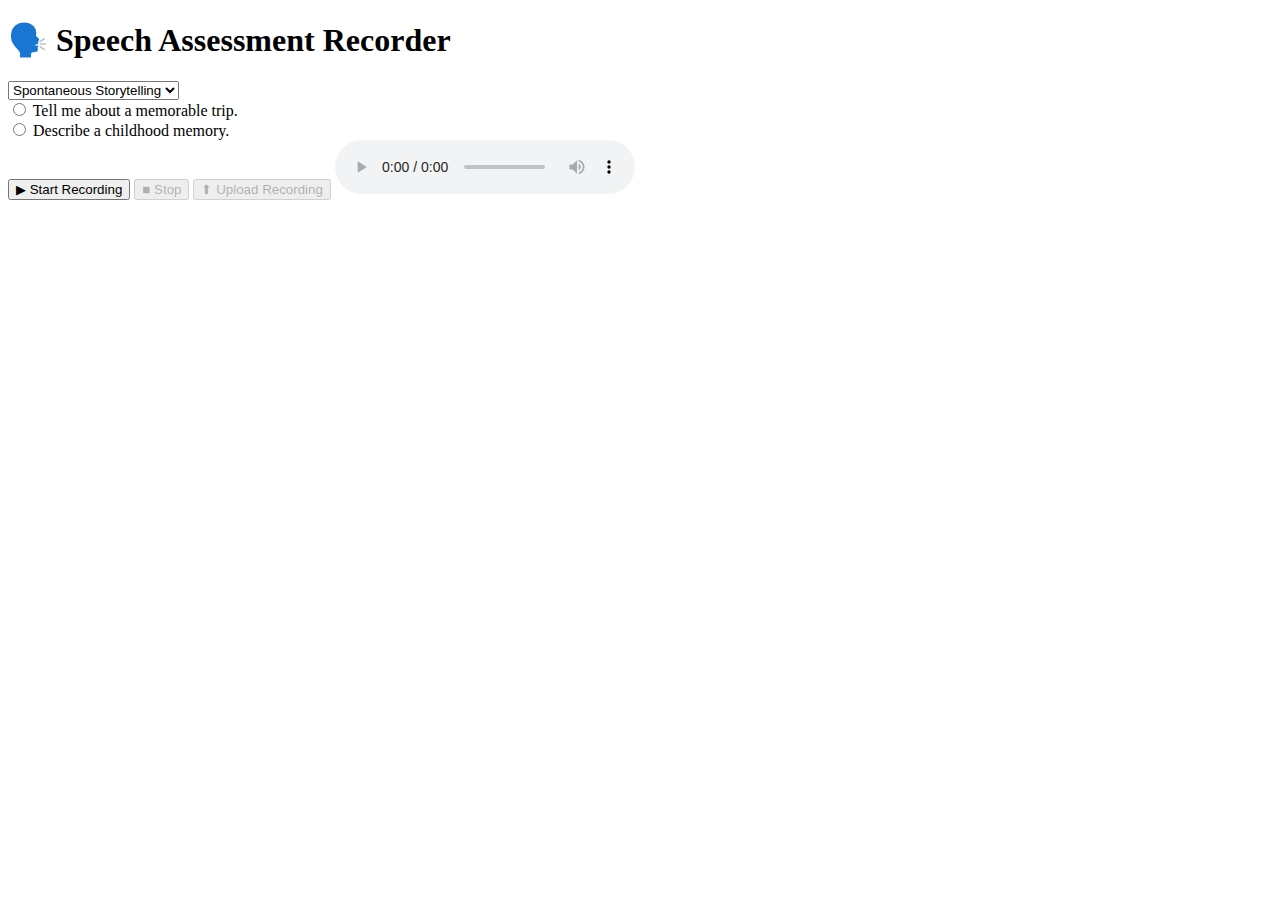
<file: Api/Voice-task/index.html>
<!DOCTYPE html>
<html lang="en">
<head>
  <meta charset="UTF-8">
  <title>Speech Assessment Recorder</title>
</head>
<body>
  <h1>🗣️ Speech Assessment Recorder</h1>
  <select id="assessment">
    <option value="Spontaneous Storytelling">Spontaneous Storytelling</option>
    <option value="Procedural Description">Procedural Description</option>
    <option value="Descriptive Task">Descriptive Task</option>
  </select>

  <form id="questionsForm">
    <label><input type="radio" name="question" value="Tell me about a memorable trip."> Tell me about a memorable trip.</label><br>
    <label><input type="radio" name="question" value="Describe a childhood memory."> Describe a childhood memory.</label>
  </form>

  <button id="startBtn">▶ Start Recording</button>
  <button id="stopBtn" disabled>■ Stop</button>
  <button id="saveBtn" disabled>⬆ Upload Recording</button>

  <audio id="player" controls></audio>

<script>
let mediaRecorder, chunks = [], filename="", selectedAssessment="", selectedQuestion="";

const startBtn = document.getElementById("startBtn");
const stopBtn = document.getElementById("stopBtn");
const saveBtn = document.getElementById("saveBtn");
const player = document.getElementById("player");
const assessmentEl = document.getElementById("assessment");
const form = document.getElementById("questionsForm");

startBtn.onclick = async () => {
  const stream = await navigator.mediaDevices.getUserMedia({ audio: true });
  mediaRecorder = new MediaRecorder(stream);
  chunks = [];

  selectedAssessment = assessmentEl.value;
  selectedQuestion = form.querySelector("input[name='question']:checked")?.value || "unspecified";

  mediaRecorder.ondataavailable = e => chunks.push(e.data);
  mediaRecorder.onstop = () => {
    const blob = new Blob(chunks, { type: "audio/webm" });
    player.src = URL.createObjectURL(blob);
    saveBtn.disabled = false;
  };

  mediaRecorder.start();
  startBtn.disabled = true;
  stopBtn.disabled = false;
};

stopBtn.onclick = () => {
  mediaRecorder.stop();
  startBtn.disabled = false;
  stopBtn.disabled = true;
};

saveBtn.onclick = async () => {
  const blob = new Blob(chunks, { type: "audio/webm" });
  const formData = new FormData();
  formData.append("file", blob, "temp.webm");
  formData.append("assessment", selectedAssessment);
  formData.append("question", selectedQuestion);

  const res = await fetch("/upload-audio", { method: "POST", body: formData });
  const data = await res.json();
  alert("✅ Saved at " + data.path);
};
</script>
</body>
</html>
</file>
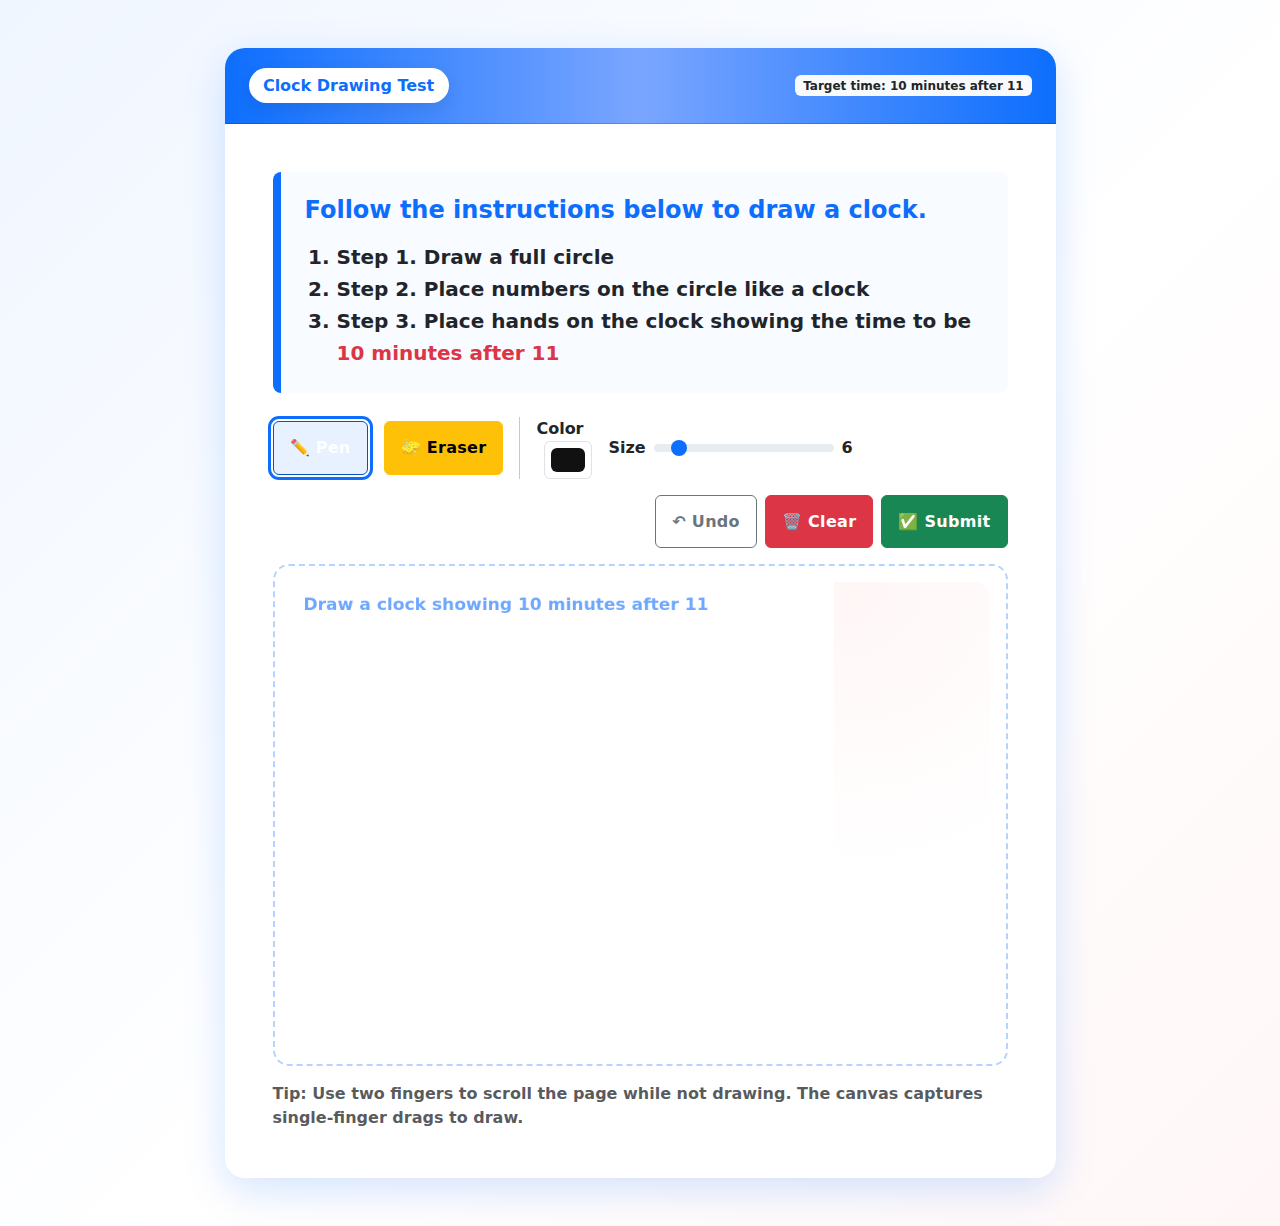
<file: Application/pages/cdt.html>
<!DOCTYPE html>
<html lang="en">

<head>
  <meta charset="utf-8" />
  <meta name="viewport" content="width=device-width, initial-scale=1" />
  <title>Clock Drawing Test – Quizzard Style</title>
  <!-- Bootstrap 5 -->
  <link href="https://cdn.jsdelivr.net/npm/bootstrap@5.3.3/dist/css/bootstrap.min.css" rel="stylesheet" />
  <style>
    :root {
      --brand: #0d6efd;
      /* Bootstrap primary */
      --brand-2: #ff6b6b;
      /* bright supporting */
      --brand-3: #ffd166;
      /* bright supporting */
      --ink: #111;
    }

    body {
      background: linear-gradient(135deg, #f0f6ff 0%, #fff 55%, #fff7f7 100%);
    }

    .quizzard-card.card {
      border: 0;
      border-radius: 1.25rem;
      box-shadow: 0 12px 40px rgba(13, 110, 253, .18);
      overflow: hidden;
    }

    .quizzard-card .card-header {
      background: linear-gradient(90deg, var(--brand) 0%, #7aa6ff 50%, var(--brand) 100%);
      color: #fff;
      padding: 1.25rem 1.5rem;
    }

    .title-badge {
      background: #fff;
      color: var(--brand);
      font-weight: 800;
      border-radius: 999px;
      padding: .35rem .9rem;
      box-shadow: 0 6px 16px rgba(0, 0, 0, .08);
    }

    .instructions {
      border-left: .5rem solid var(--brand);
      background: #f8fbff;
    }

    .tool-btn {
      font-weight: 800;
      letter-spacing: .3px;
      padding: .85rem 1rem !important;
    }

    .tool-btn.active {
      outline: 3px solid var(--brand);
      outline-offset: 2px;
      background-color: #e7f1ff !important;
    }

    .size-output {
      min-width: 3ch;
      display: inline-block;
      font-weight: 800;
    }

    /* Canvas container keeps aspect and makes canvas responsive */
    .canvas-wrap {
      position: relative;
      width: 100%;
      background: #fff;
      border-radius: 1rem;
      border: 2px dashed rgba(13, 110, 253, .3);
    }

    canvas#board {
      display: block;
      width: 100%;
      height: auto;
      touch-action: none;
      /* avoid scrolling while drawing */
      border-radius: 1rem;
      background:
        radial-gradient(circle at 20% 15%, rgba(13, 110, 253, .06), transparent 35%),
        radial-gradient(circle at 80% 0%, rgba(255, 107, 107, .06), transparent 40%),
        #fff;
    }

    .sr-only-vis {
      position: absolute;
      left: -9999px;
      width: 1px;
      height: 1px;
      overflow: hidden;
    }
  </style>
</head>

<body>
  <div class="container py-4 py-md-5">
    <div class="row justify-content-center">
      <div class="col-12 col-lg-10 col-xl-9">
        <div class="card quizzard-card">
          <div class="card-header d-flex flex-wrap align-items-center gap-3">
            <span class="title-badge">Clock Drawing Test</span>
            <div class="ms-auto d-flex align-items-center gap-2">
              <span class="badge text-bg-light text-dark fw-bold">Target time: <span id="targetTime">10 minutes after
                  11</span></span>
            </div>
          </div>
          <div class="card-body p-3 p-md-4 p-lg-5">

            <!-- Instructions -->
            <div class="instructions p-3 p-md-4 rounded-3 mb-4">
              <p class="h4 fw-bold text-primary mb-3">Follow the instructions below to draw a clock.</p>
              <ol class="fs-5 fw-bold text-dark m-0" style="line-height:1.6">
                <li>Step 1. Draw a full circle</li>
                <li>Step 2. Place numbers on the circle like a clock</li>
                <li>Step 3. Place hands on the clock showing the time to be <span class="text-danger">10 minutes after
                    11</span></li>
              </ol>
            </div>

            <!-- Toolbar -->
            <div class="d-flex flex-wrap align-items-center gap-2 gap-md-3 mb-3">
              <button id="penBtn" class="btn btn-primary tool-btn" type="button" aria-pressed="true">✏️ Pen</button>
              <button id="eraserBtn" class="btn btn-warning tool-btn" type="button">🧽 Eraser</button>

              <div class="vr d-none d-md-block"></div>

              <label class="fw-bold">Color
                <input id="color" type="color" class="form-control form-control-color ms-2" value="#111111"
                  title="Choose stroke color" />
              </label>

              <div class="d-flex align-items-center gap-2">
                <label for="size" class="fw-bold mb-0">Size</label>
                <input id="size" type="range" min="2" max="40" step="1" value="6" class="form-range"
                  style="width:180px" />
                <span class="size-output" id="sizeOut">6</span>
              </div>

              <div class="ms-auto d-flex flex-wrap gap-2">
                <button id="undoBtn" class="btn btn-outline-secondary tool-btn" type="button">↶ Undo</button>
                <button id="clearBtn" class="btn btn-danger tool-btn" type="button">🗑️ Clear</button>
                <button id="submitBtn" class="btn btn-success tool-btn" type="button">✅ Submit</button>
              </div>
            </div>

            <!-- Canvas -->
            <div class="canvas-wrap p-2 p-md-3">
              <canvas id="board" width="900" height="600" aria-label="Drawing canvas for clock test"
                role="img"></canvas>
            </div>

            <p class="text-muted mt-3 mb-0 fw-semibold">Tip: Use two fingers to scroll the page while not drawing. The
              canvas captures single‑finger drags to draw.</p>
          </div>
        </div>
      </div>
    </div>
  </div>

  <script>
    // --- Canvas state & helpers ---
    const canvas = document.getElementById('board');
    const ctx = canvas.getContext('2d');

    // Hi‑DPI crispness
    function fitHiDPI() {
      const ratio = window.devicePixelRatio || 1;
      const css = canvas.getBoundingClientRect();
      canvas.width = Math.round(css.width * ratio);
      canvas.height = Math.round(css.height * ratio);
      ctx.scale(ratio, ratio);
      // Redraw background grid watermark if desired
      redrawFromHistory();
    }

    // History for undo
    const history = [];
    function pushHistory() {
      history.push(canvas.toDataURL());
      if (history.length > 50) history.shift();
    }

    function redrawFromHistory() {
      if (history.length === 0) return;
      const img = new Image();
      img.onload = () => {
        const css = canvas.getBoundingClientRect();
        ctx.clearRect(0, 0, css.width, css.height);
        ctx.drawImage(img, 0, 0, css.width, css.height);
      };
      img.src = history[history.length - 1];
    }

    // Initial style
    let drawing = false;
    let tool = 'pen';
    let strokeColor = document.getElementById('color').value;
    let strokeSize = parseInt(document.getElementById('size').value, 10);

    const penBtn = document.getElementById('penBtn');
    const eraserBtn = document.getElementById('eraserBtn');
    const sizeRange = document.getElementById('size');
    const sizeOut = document.getElementById('sizeOut');

    function setActive(btn) {
      [penBtn, eraserBtn].forEach(b => b.classList.remove('active'));
      btn.classList.add('active');
    }

    penBtn.addEventListener('click', () => { tool = 'pen'; setActive(penBtn); });
    eraserBtn.addEventListener('click', () => { tool = 'eraser'; setActive(eraserBtn); });

    document.getElementById('color').addEventListener('input', (e) => {
      strokeColor = e.target.value;
    });

    sizeRange.addEventListener('input', (e) => {
      strokeSize = parseInt(e.target.value, 10);
      sizeOut.textContent = String(strokeSize);
    });

    // Coordinate translation from CSS pixels to canvas drawing pixels
    function getPoint(evt) {
      const rect = canvas.getBoundingClientRect();
      const x = (evt.clientX ?? (evt.touches && evt.touches[0]?.clientX)) - rect.left;
      const y = (evt.clientY ?? (evt.touches && evt.touches[0]?.clientY)) - rect.top;
      return { x, y };
    }

    let last = null;

    function beginDraw(p) {
      drawing = true; last = p; pushHistory();
      ctx.lineCap = 'round';
      ctx.lineJoin = 'round';
      ctx.strokeStyle = tool === 'pen' ? strokeColor : '#ffffff';
      ctx.lineWidth = strokeSize;
    }

    function drawTo(p) {
      if (!drawing || !last) return;
      ctx.beginPath();
      ctx.moveTo(last.x, last.y);
      ctx.lineTo(p.x, p.y);
      ctx.strokeStyle = tool === 'pen' ? strokeColor : '#ffffff';
      ctx.lineWidth = strokeSize;
      ctx.stroke();
      last = p;
    }

    function endDraw() { drawing = false; last = null; }

    // Mouse
    canvas.addEventListener('mousedown', (e) => beginDraw(getPoint(e)));
    canvas.addEventListener('mousemove', (e) => drawTo(getPoint(e)));
    window.addEventListener('mouseup', endDraw);

    // Touch
    canvas.addEventListener('touchstart', (e) => { e.preventDefault(); beginDraw(getPoint(e)); });
    canvas.addEventListener('touchmove', (e) => { e.preventDefault(); drawTo(getPoint(e)); });
    canvas.addEventListener('touchend', (e) => { e.preventDefault(); endDraw(); });

    // Clear & Undo & Submit
    document.getElementById('clearBtn').addEventListener('click', () => {
      pushHistory();
      const css = canvas.getBoundingClientRect();
      ctx.clearRect(0, 0, css.width, css.height);
    });

    document.getElementById('undoBtn').addEventListener('click', () => {
      if (history.length <= 1) return; // keep at least one state
      history.pop();
      const img = new Image();
      img.onload = () => {
        const css = canvas.getBoundingClientRect();
        ctx.clearRect(0, 0, css.width, css.height);
        ctx.drawImage(img, 0, 0, css.width, css.height);
      };
      img.src = history[history.length - 1];
    });

    document.getElementById('submitBtn').addEventListener('click', () => {
      // Simulate processing time
      const btn = document.getElementById('submitBtn');
      const originalText = btn.innerHTML;
      btn.innerHTML = '⏳ Analyzing...';
      btn.disabled = true;

      setTimeout(() => {
        // Mock scoring logic (randomized for demo)
        const contour = 3;
        const numbers = Math.floor(Math.random() * (11 - 9) + 9); // 9-11
        const hands = Math.floor(Math.random() * (6 - 4) + 4);    // 4-6
        const total = contour + numbers + hands;

        let analysis = "Contour is well-formed. ";
        if (numbers < 11) analysis += "Spacing of numbers shows minor irregularity. ";
        if (hands < 6) analysis += "Hand placement is slightly off-target for 11:10. ";

        // Capture Canvas Image
        const dataURL = canvas.toDataURL('image/png');

        const result = {
          timestamp: new Date().toISOString(),
          scores: {
            contour: contour,
            numbers: numbers,
            hands: hands,
            total: total
          },
          analysis: analysis,
          image: dataURL
        };

        // Save to Session Storage
        sessionStorage.setItem('cdt_data', JSON.stringify(result));

        // Show Feedback
        btn.innerHTML = '✅ Analysis Complete';
        alert(`Analysis Complete! Redirecting to next test...`);

        // Redirect to MCFT
        window.location.href = 'mcft.html';

      }, 1500);
    });

    // Initialize active state and baseline history
    setActive(penBtn);
    (function init() {
      // Create an initial blank state for Undo baseline and draw a faint target text
      const css = canvas.getBoundingClientRect();
      ctx.fillStyle = '#ffffff';
      ctx.fillRect(0, 0, css.width, css.height);
      ctx.fillStyle = 'rgba(13,110,253,.6)';
      ctx.font = '700 22px system-ui, -apple-system, Segoe UI, Roboto, Arial';
      ctx.fillText('Draw a clock showing 10 minutes after 11', 16, 36);
      pushHistory();
    })();

    // Re‑fit canvas pixels when resized
    new ResizeObserver(() => fitHiDPI()).observe(canvas);
    fitHiDPI();
  </script>
  <script src="https://cdn.jsdelivr.net/npm/bootstrap@5.3.3/dist/js/bootstrap.bundle.min.js"></script>
</body>

</html>
</file>
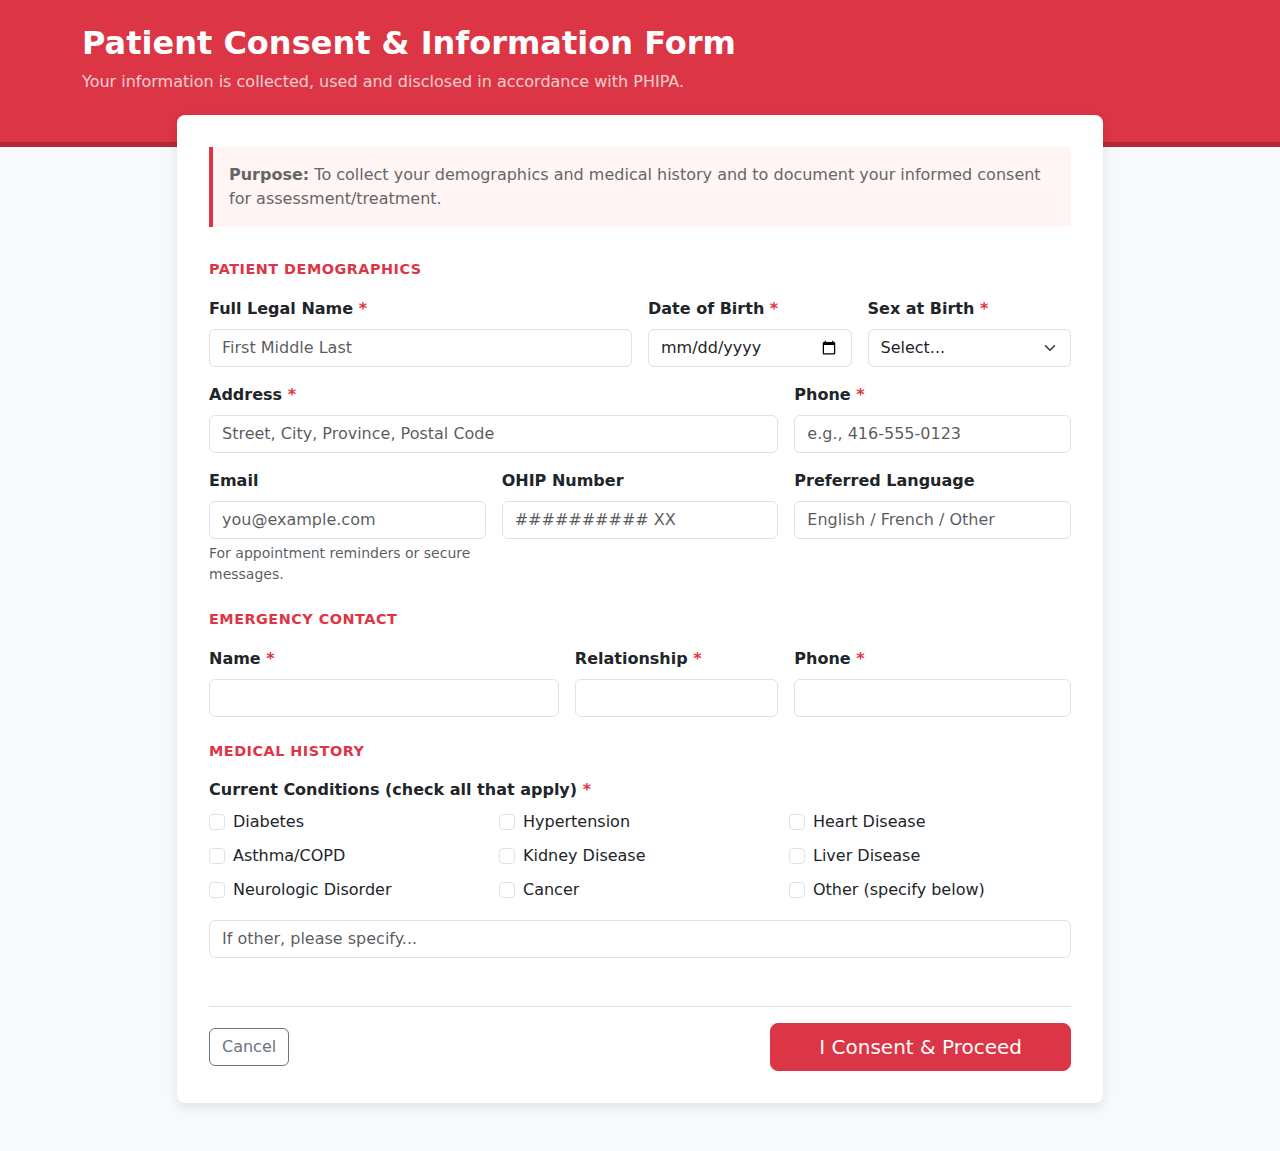
<file: Application/pages/consent.html>
<!DOCTYPE html>
<html lang="en">

<head>
    <meta charset="utf-8" />
    <meta name="viewport" content="width=device-width, initial-scale=1, shrink-to-fit=no" />
    <title>Patient Consent & Information - Cognitive Screening</title>
    <!-- Favicon-->
    <link rel="icon" type="image/x-icon" href="../assets/favicon.ico" />
    <!-- Bootstrap icons-->
    <link href="https://cdn.jsdelivr.net/npm/bootstrap-icons@1.4.1/font/bootstrap-icons.css" rel="stylesheet" />
    <!-- Core theme CSS (includes Bootstrap)-->
    <link href="https://cdn.jsdelivr.net/npm/bootstrap@5.2.3/dist/css/bootstrap.min.css" rel="stylesheet" />
    <style>
        body {
            background-color: #f8f9fa;
            font-family: 'Segoe UI', system-ui, sans-serif;
        }

        .header-bar {
            background-color: #dc3545;
            /* Red header to match example */
            color: white;
            padding: 1.5rem;
            border-bottom: 5px solid #b02a37;
        }

        .form-container {
            background: white;
            border-radius: 8px;
            box-shadow: 0 4px 12px rgba(0, 0, 0, 0.1);
            padding: 2rem;
            margin-top: -2rem;
            position: relative;
        }

        .section-title {
            color: #dc3545;
            font-weight: 700;
            text-transform: uppercase;
            font-size: 0.9rem;
            margin-top: 1.5rem;
            margin-bottom: 1rem;
            letter-spacing: 0.5px;
        }

        .required-star {
            color: #dc3545;
            font-weight: bold;
        }

        .info-box {
            background-color: #fff5f5;
            border-left: 4px solid #dc3545;
            padding: 1rem;
            margin-bottom: 2rem;
            color: #666;
        }
    </style>
</head>

<body>

    <div class="header-bar text-center pb-5">
        <div class="container">
            <h1 class="fw-bold fs-2 text-start">Patient Consent & Information Form</h1>
            <p class="text-start mb-0 opacity-75">Your information is collected, used and disclosed in accordance with
                PHIPA.</p>
        </div>
    </div>

    <div class="container pb-5">
        <div class="row justify-content-center">
            <div class="col-lg-10">
                <div class="form-container">

                    <div class="info-box">
                        <strong>Purpose:</strong> To collect your demographics and medical history and to document your
                        informed consent for assessment/treatment.
                    </div>

                    <form id="consentForm" onsubmit="submitConsent(event)">

                        <!-- Demographics -->
                        <div class="section-title">Patient Demographics</div>
                        <div class="row g-3">
                            <div class="col-md-6">
                                <label class="form-label fw-bold">Full Legal Name <span
                                        class="required-star">*</span></label>
                                <input type="text" class="form-control" id="fullName" placeholder="First Middle Last"
                                    required>
                            </div>
                            <div class="col-md-3">
                                <label class="form-label fw-bold">Date of Birth <span
                                        class="required-star">*</span></label>
                                <input type="date" class="form-control" id="dob" required>
                            </div>
                            <div class="col-md-3">
                                <label class="form-label fw-bold">Sex at Birth <span
                                        class="required-star">*</span></label>
                                <select class="form-select" id="sex" required>
                                    <option value="">Select...</option>
                                    <option value="Male">Male</option>
                                    <option value="Female">Female</option>
                                    <option value="Intersex">Intersex</option>
                                </select>
                            </div>

                            <div class="col-md-8">
                                <label class="form-label fw-bold">Address <span class="required-star">*</span></label>
                                <input type="text" class="form-control" id="address"
                                    placeholder="Street, City, Province, Postal Code" required>
                            </div>
                            <div class="col-md-4">
                                <label class="form-label fw-bold">Phone <span class="required-star">*</span></label>
                                <input type="tel" class="form-control" id="phone" placeholder="e.g., 416-555-0123"
                                    required>
                            </div>

                            <div class="col-md-4">
                                <label class="form-label fw-bold">Email</label>
                                <input type="email" class="form-control" id="email" placeholder="you@example.com">
                                <div class="form-text">For appointment reminders or secure messages.</div>
                            </div>
                            <div class="col-md-4">
                                <label class="form-label fw-bold">OHIP Number</label>
                                <input type="text" class="form-control" id="ohip" placeholder="########## XX">
                            </div>
                            <div class="col-md-4">
                                <label class="form-label fw-bold">Preferred Language</label>
                                <input type="text" class="form-control" id="language"
                                    placeholder="English / French / Other">
                            </div>
                        </div>

                        <!-- Emergency Contact -->
                        <div class="section-title">Emergency Contact</div>
                        <div class="row g-3">
                            <div class="col-md-5">
                                <label class="form-label fw-bold">Name <span class="required-star">*</span></label>
                                <input type="text" class="form-control" id="emergName" required>
                            </div>
                            <div class="col-md-3">
                                <label class="form-label fw-bold">Relationship <span
                                        class="required-star">*</span></label>
                                <input type="text" class="form-control" id="emergRel" required>
                            </div>
                            <div class="col-md-4">
                                <label class="form-label fw-bold">Phone <span class="required-star">*</span></label>
                                <input type="tel" class="form-control" id="emergPhone" required>
                            </div>
                        </div>

                        <!-- Medical History -->
                        <div class="section-title">Medical History</div>
                        <p class="mb-2 fw-bold">Current Conditions (check all that apply) <span
                                class="required-star">*</span></p>
                        <div class="row g-2 mb-3">
                            <div class="col-md-4">
                                <div class="form-check">
                                    <input class="form-check-input" type="checkbox" id="cond_diabetes">
                                    <label class="form-check-label" for="cond_diabetes">Diabetes</label>
                                </div>
                            </div>
                            <div class="col-md-4">
                                <div class="form-check">
                                    <input class="form-check-input" type="checkbox" id="cond_hypertension">
                                    <label class="form-check-label" for="cond_hypertension">Hypertension</label>
                                </div>
                            </div>
                            <div class="col-md-4">
                                <div class="form-check">
                                    <input class="form-check-input" type="checkbox" id="cond_heart">
                                    <label class="form-check-label" for="cond_heart">Heart Disease</label>
                                </div>
                            </div>
                            <div class="col-md-4">
                                <div class="form-check">
                                    <input class="form-check-input" type="checkbox" id="cond_asthma">
                                    <label class="form-check-label" for="cond_asthma">Asthma/COPD</label>
                                </div>
                            </div>
                            <div class="col-md-4">
                                <div class="form-check">
                                    <input class="form-check-input" type="checkbox" id="cond_kidney">
                                    <label class="form-check-label" for="cond_kidney">Kidney Disease</label>
                                </div>
                            </div>
                            <div class="col-md-4">
                                <div class="form-check">
                                    <input class="form-check-input" type="checkbox" id="cond_liver">
                                    <label class="form-check-label" for="cond_liver">Liver Disease</label>
                                </div>
                            </div>
                            <div class="col-md-4">
                                <div class="form-check">
                                    <input class="form-check-input" type="checkbox" id="cond_neuro">
                                    <label class="form-check-label" for="cond_neuro">Neurologic Disorder</label>
                                </div>
                            </div>
                            <div class="col-md-4">
                                <div class="form-check">
                                    <input class="form-check-input" type="checkbox" id="cond_cancer">
                                    <label class="form-check-label" for="cond_cancer">Cancer</label>
                                </div>
                            </div>
                            <div class="col-md-4">
                                <div class="form-check">
                                    <input class="form-check-input" type="checkbox" id="cond_other">
                                    <label class="form-check-label" for="cond_other">Other (specify below)</label>
                                </div>
                            </div>
                        </div>
                        <div class="mb-4">
                            <input type="text" class="form-control" id="otherCond"
                                placeholder="If other, please specify...">
                        </div>

                        <div class="d-flex justify-content-between align-items-center mt-5 pt-3 border-top">
                            <a href="index.html" class="btn btn-outline-secondary">Cancel</a>
                            <button type="submit" class="btn btn-danger btn-lg px-5">I Consent & Proceed</button>
                        </div>

                    </form>
                </div>
            </div>
        </div>
    </div>

    <script>
        function submitConsent(e) {
            e.preventDefault();

            // Gather Data
            const patientData = {
                demographics: {
                    name: document.getElementById('fullName').value,
                    dob: document.getElementById('dob').value,
                    sex: document.getElementById('sex').value,
                    address: document.getElementById('address').value,
                    phone: document.getElementById('phone').value,
                    email: document.getElementById('email').value,
                    ohip: document.getElementById('ohip').value,
                    language: document.getElementById('language').value
                },
                emergency: {
                    name: document.getElementById('emergName').value,
                    relationship: document.getElementById('emergRel').value,
                    phone: document.getElementById('emergPhone').value
                },
                conditions: {
                    diabetes: document.getElementById('cond_diabetes').checked,
                    hypertension: document.getElementById('cond_hypertension').checked,
                    heart: document.getElementById('cond_heart').checked,
                    asthma: document.getElementById('cond_asthma').checked,
                    kidney: document.getElementById('cond_kidney').checked,
                    liver: document.getElementById('cond_liver').checked,
                    neuro: document.getElementById('cond_neuro').checked,
                    cancer: document.getElementById('cond_cancer').checked,
                    other: document.getElementById('cond_other').checked,
                    otherText: document.getElementById('otherCond').value
                },
                timestamp: new Date().toISOString()
            };

            // Save to Session Storage
            sessionStorage.setItem('patient_data', JSON.stringify(patientData));
            console.log('Patient data saved:', patientData);

            // Redirect to first test
            window.location.href = 'faq.html';
        }
    </script>
    <script src="https://cdn.jsdelivr.net/npm/bootstrap@5.2.3/dist/js/bootstrap.bundle.min.js"></script>
</body>

</html>
</file>
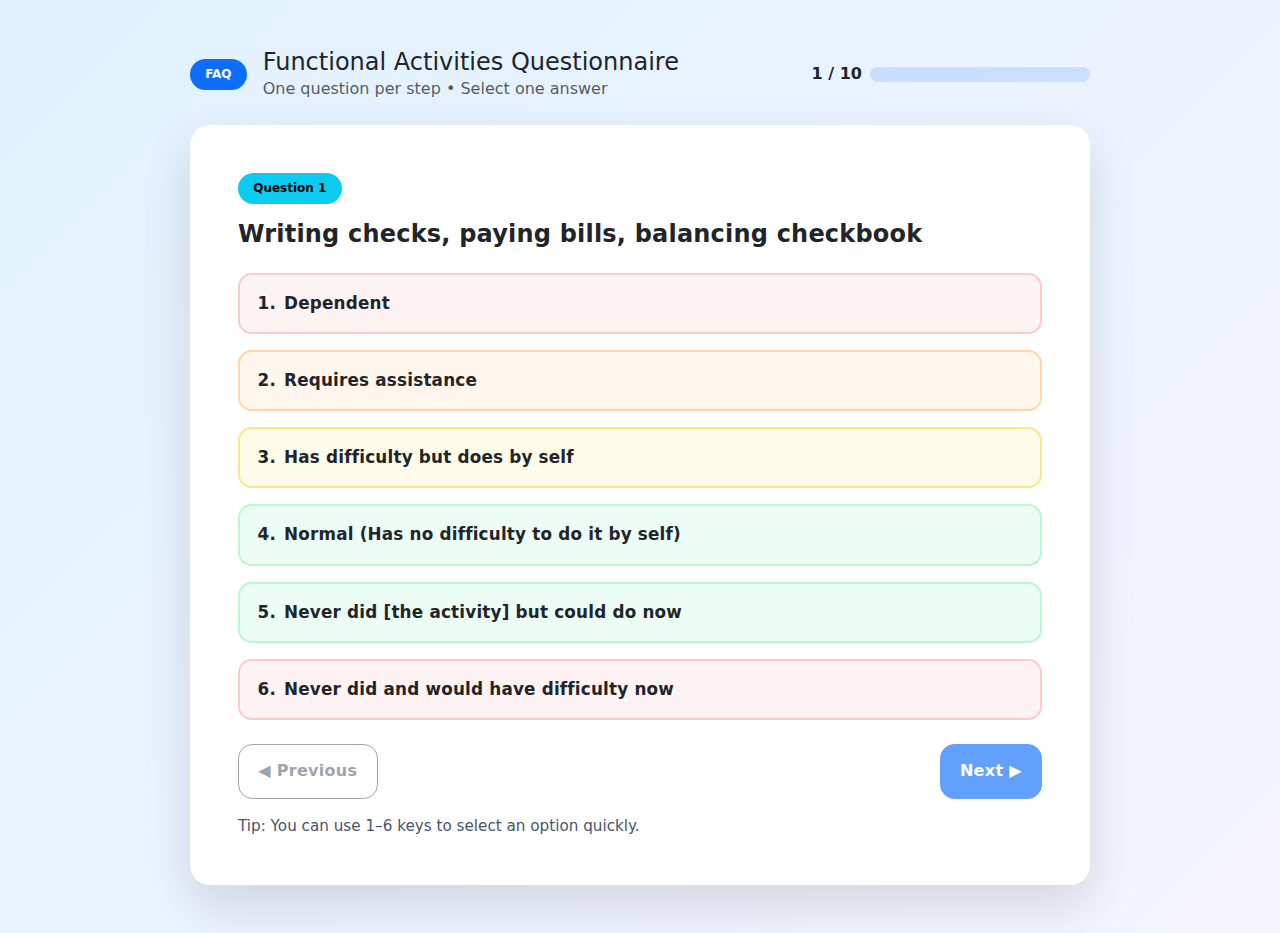
<file: Application/pages/faq.html>
<!doctype html>
<html lang="en">

<head>
    <meta charset="utf-8" />
    <meta name="viewport" content="width=device-width, initial-scale=1" />
    <title>Functional Activities Questionnaire – Quizzard</title>
    <!-- Bootstrap 5 -->
    <link href="https://cdn.jsdelivr.net/npm/bootstrap@5.3.3/dist/css/bootstrap.min.css" rel="stylesheet">
    <link rel="stylesheet" href="https://cdn.jsdelivr.net/npm/bootstrap-icons@1.11.3/font/bootstrap-icons.min.css">
    <style>
        :root {
            --brand: #0d6efd;
            /* Bootstrap primary */
            --brand-2: #ff6b6b;
            /* Accent */
            --card-bg: #ffffff;
            --opt-normal: #16a34a;
            /* green */
            --opt-assist: #f59e0b;
            /* amber */
            --opt-diff: #eab308;
            /* yellow */
            --opt-dependent: #dc2626;
            /* red */
            --opt-never-could: #ef4444;
            /* red-500 */
            --opt-never-could-now: #22c55e;
            /* green-500 */
        }

        body {
            background: linear-gradient(135deg, #e0f2fe 0%, #f5f3ff 100%);
            min-height: 100vh;
        }

        .quiz-wrapper {
            max-width: 900px;
        }

        .quiz-card {
            border: none;
            border-radius: 1.25rem;
            box-shadow: 0 20px 50px rgba(0, 0, 0, .12);
            background: var(--card-bg);
        }

        .question-title {
            font-size: 1.5rem;
            font-weight: 800;
            letter-spacing: 0.2px;
        }

        .opt-label {
            font-weight: 700;
            font-size: 1.05rem;
            letter-spacing: .2px;
            padding: 1rem 1.1rem;
            border-radius: 0.85rem;
            border: 2px solid rgba(0, 0, 0, .06);
            transition: transform .1s ease, box-shadow .15s ease, border-color .15s ease;
            user-select: none;
            text-align: left;
        }

        .opt-label:hover {
            transform: translateY(-1px);
            box-shadow: 0 12px 22px rgba(0, 0, 0, .14);
            border-color: rgba(0, 0, 0, .2);
        }

        .btn-check:checked+.opt-label {
            outline: none;
            border-color: var(--brand);
            box-shadow: 0 10px 24px rgba(13, 110, 253, .25);
        }

        .opt-normal {
            background: #ecfdf5;
            border-color: #bbf7d0;
        }

        .opt-assist {
            background: #fff7ed;
            border-color: #fed7aa;
        }

        .opt-diff {
            background: #fefce8;
            border-color: #fde68a;
        }

        .opt-dep {
            background: #fef2f2;
            border-color: #fecaca;
        }

        .opt-never-now {
            background: #ecfdf5;
            border-color: #bbf7d0;
        }

        .opt-never-diff {
            background: #fef2f2;
            border-color: #fecaca;
        }

        .nav-btn {
            font-weight: 800;
            letter-spacing: .3px;
            border-radius: 0.9rem;
            padding: .9rem 1.2rem;
        }

        .progress {
            height: 0.9rem;
            border-radius: 1rem;
            overflow: hidden;
            background: rgba(13, 110, 253, .15);
        }

        .badge-pill {
            border-radius: 999px;
            padding: .6rem .95rem;
            font-weight: 800;
        }

        .report-card {
            border-radius: 1.25rem;
            box-shadow: 0 12px 30px rgba(0, 0, 0, .12);
            background: #ffffff;
        }

        .visually-hint {
            font-size: .95rem;
            color: #475569
        }

        .fade-enter {
            opacity: 0;
            transform: translateY(10px);
        }

        .fade-enter-active {
            opacity: 1;
            transform: translateY(0);
            transition: opacity .35s ease, transform .35s ease;
        }
    </style>
</head>

<body>
    <div class="container py-4 py-md-5">
        <div class="quiz-wrapper mx-auto">

            <!-- Header -->
            <div class="d-flex align-items-center gap-3 mb-4">
                <div class="badge text-bg-primary badge-pill">FAQ</div>
                <div>
                    <div class="h4 mb-0 fw-black">Functional Activities Questionnaire</div>
                    <div class="text-muted">One question per step • Select one answer</div>
                </div>
                <div class="ms-auto d-none d-md-flex align-items-center gap-2">
                    <span id="stepCounter" class="fw-bold"></span>
                    <div class="progress flex-grow-1" style="width:220px;">
                        <div id="progressBar" class="progress-bar" role="progressbar" style="width: 0%;"></div>
                    </div>
                </div>
            </div>

            <!-- Card -->
            <div class="card quiz-card">
                <div class="card-body p-4 p-md-5">
                    <div class="d-flex align-items-center justify-content-between mb-3">
                        <span class="badge text-bg-info badge-pill" id="questionBadge">Question</span>
                        <span class="fw-bold d-md-none" id="stepCounterSm"></span>
                    </div>

                    <h1 class="question-title mb-4" id="questionText">Loading…</h1>

                    <form id="optionsForm" class="row g-3">
                        <!-- Options injected here -->
                    </form>

                    <div class="d-flex flex-column flex-md-row gap-3 mt-4">
                        <button id="prevBtn" class="btn btn-outline-secondary nav-btn" type="button" disabled>
                            ◀ Previous
                        </button>
                        <div class="ms-md-auto d-flex gap-3">
                            <button id="saveBtn" class="btn btn-outline-primary nav-btn" type="button"
                                title="Temporarily save your progress to this browser">
                                💾 Save Progress
                            </button>
                            <button id="nextBtn" class="btn btn-primary nav-btn" type="button">
                                Next ▶
                            </button>
                        </div>
                    </div>

                    <div class="visually-hint mt-3">Tip: You can use 1–6 keys to select an option quickly.</div>
                </div>
            </div>

            <!-- Report (hidden until submit) -->
            <div id="reportSection" class="report-card p-4 p-md-5 mt-4 d-none">
                <div class="d-flex align-items-center gap-3 mb-3">
                    <div class="badge text-bg-success badge-pill">Report</div>
                    <h2 class="mb-0">FAQ Summary</h2>
                </div>
                <p class="lead mb-1">Total Score: <strong id="totalScore">0</strong> / <span id="maxScore">30</span></p>
                <p class="text-muted mb-4">(Higher scores indicate greater functional difficulty.)</p>

                <div id="reportList" class="list-group list-group-flush mb-4">
                    <!-- Per-question summary -->
                </div>

                <div class="d-flex flex-wrap gap-3">
                    <button id="downloadTxt" class="btn btn-success nav-btn" type="button">⬇ Download TXT
                        Report</button>
                    <button id="restartBtn" class="btn btn-outline-secondary nav-btn" type="button">↺ Restart</button>
                </div>
            </div>

        </div>
    </div>

    <script>
        // Questions
        const questions = [
            'Writing checks, paying bills, balancing checkbook',
            'Assembling tax records, business affairs, or papers',
            'Shopping alone for clothes, household necessities, or groceries',
            'Playing a game of skill, working on a hobby',
            'Heating water, making a cup of coffee, turning off stove after use',
            'Preparing a balanced meal',
            'Keeping track of current events',
            'Paying attention to, understanding, discussing TV, book, magazine',
            'Remembering appointments, family occasions, holidays, medications',
            'Traveling out of neighborhood, driving, arranging to take buses'
        ];

        // Options and score mapping
        const options = [
            { key: 'dependent', label: 'Dependent', score: 3, cls: 'opt-dep' },
            { key: 'assist', label: 'Requires assistance', score: 2, cls: 'opt-assist' },
            { key: 'diff-self', label: 'Has difficulty but does by self', score: 1, cls: 'opt-diff' },
            { key: 'normal', label: 'Normal (Has no difficulty to do it by self)', score: 0, cls: 'opt-normal' },
            { key: 'never-could-now', label: 'Never did [the activity] but could do now', score: 0, cls: 'opt-never-now' },
            { key: 'never-diff', label: 'Never did and would have difficulty now', score: 1, cls: 'opt-never-diff' },
        ];

        // State
        let current = 0;
        const answers = new Array(questions.length).fill(null); // store selected option key

        // Elements
        const qText = document.getElementById('questionText');
        const qBadge = document.getElementById('questionBadge');
        const form = document.getElementById('optionsForm');
        const prevBtn = document.getElementById('prevBtn');
        const nextBtn = document.getElementById('nextBtn');
        const saveBtn = document.getElementById('saveBtn');
        const stepCounter = document.getElementById('stepCounter');
        const stepCounterSm = document.getElementById('stepCounterSm');
        const progressBar = document.getElementById('progressBar');

        const reportSection = document.getElementById('reportSection');
        const totalScoreEl = document.getElementById('totalScore');
        const maxScoreEl = document.getElementById('maxScore');
        const reportList = document.getElementById('reportList');
        const downloadTxt = document.getElementById('downloadTxt');
        const restartBtn = document.getElementById('restartBtn');

        maxScoreEl.textContent = (questions.length * 3).toString();

        // function render() {
        //     // Update headers
        //     qBadge.textContent = `Question ${current + 1}`;
        //     qText.textContent = questions[current];
        //     stepCounter.textContent = `${current + 1} / ${questions.length}`;
        //     stepCounterSm.textContent = `${current + 1} / ${questions.length}`;

        //     const pct = Math.round(((current) / questions.length) * 100);
        //     progressBar.style.width = pct + '%';
        //     progressBar.setAttribute('aria-valuenow', pct);

        //     // Options
        //     form.innerHTML = '';
        //     options.forEach((opt, idx) => {
        //         const id = `q${current}_opt${idx}`;
        //         const wrapper = document.createElement('div');
        //         wrapper.className = 'col-12';

        //         const input = document.createElement('input');
        //         input.className = 'btn-check';
        //         input.type = 'radio';
        //         input.name = `q${current}`;
        //         input.id = id;
        //         input.value = opt.key;
        //         input.checked = answers[current] === opt.key;

        //         const label = document.createElement('label');
        //         label.className = `opt-label w-100 ${opt.cls}`;
        //         label.setAttribute('for', id);
        //         label.innerHTML = `<div class="d-flex align-items-start gap-2">
        //     <span class="fw-black">${idx + 1}.</span>
        //     <span>${opt.label}</span>
        //   </div>`;

        //         input.addEventListener('change', () => {
        //             answers[current] = opt.key;
        //             nextBtn.disabled = false;
        //         });

        //         wrapper.appendChild(input);
        //         wrapper.appendChild(label);
        //         form.appendChild(wrapper);
        //     });

        //     prevBtn.disabled = current === 0;
        //     nextBtn.textContent = current === questions.length - 1 ? 'Submit ▶' : 'Next ▶';
        //     nextBtn.classList.toggle('btn-success', current === questions.length - 1);
        //     nextBtn.disabled = answers[current] === null;

        //     // Focus first available option for accessibility
        //     const firstInput = form.querySelector('input.btn-check');
        //     if (firstInput) firstInput.focus({ preventScroll: true });
        // }

        function render() {

            const cardBody = document.querySelector('.card-body');

            // Add fade-out first
            cardBody.classList.add('fade-enter');

            setTimeout(() => {

                // Update headers
                qBadge.textContent = `Question ${current + 1}`;
                qText.textContent = questions[current];
                stepCounter.textContent = `${current + 1} / ${questions.length}`;
                stepCounterSm.textContent = `${current + 1} / ${questions.length}`;

                const pct = Math.round(((current) / questions.length) * 100);
                progressBar.style.width = pct + '%';
                progressBar.setAttribute('aria-valuenow', pct);

                form.innerHTML = '';

                options.forEach((opt, idx) => {
                    const id = `q${current}_opt${idx}`;
                    const wrapper = document.createElement('div');
                    wrapper.className = 'col-12';

                    const input = document.createElement('input');
                    input.className = 'btn-check';
                    input.type = 'radio';
                    input.name = `q${current}`;
                    input.id = id;
                    input.value = opt.key;
                    input.checked = answers[current] === opt.key;

                    const label = document.createElement('label');
                    label.className = `opt-label w-100 ${opt.cls}`;
                    label.setAttribute('for', id);
                    label.innerHTML = `
                        <div class="d-flex align-items-start gap-2">
                            <span class="fw-black">${idx + 1}.</span>
                            <span>${opt.label}</span>
                        </div>
                    `;

                    input.addEventListener('change', () => {
                        answers[current] = opt.key;
                        nextBtn.disabled = false;
                    });

                    wrapper.appendChild(input);
                    wrapper.appendChild(label);
                    form.appendChild(wrapper);
                });

                prevBtn.disabled = current === 0;
                nextBtn.textContent = current === questions.length - 1 ? 'Submit ▶' : 'Next ▶';
                nextBtn.classList.toggle('btn-success', current === questions.length - 1);
                nextBtn.disabled = answers[current] === null;

                // Fade in
                cardBody.classList.remove('fade-enter');
                cardBody.classList.add('fade-enter-active');

                setTimeout(() => {
                    cardBody.classList.remove('fade-enter-active');
                }, 350);

            }, 100);
        }

        function computeScore() {
            let total = 0;
            let detail = [];
            answers.forEach((key, idx) => {
                const opt = options.find(o => o.key === key);
                const score = opt ? opt.score : 0;
                total += score;
                detail.push({ q: questions[idx], label: opt ? opt.label : '—', score });
            });
            return { total, detail };
        }

        function generateFAQAnalysis(answers) {
            // Simulated AI Analysis
            const domains = {
                financial: [0, 1], // Bills, Tax
                logistical: [2, 9], // Shopping, Travel
                executive: [3, 6], // Games, Events
                domestic: [4, 5, 8], // Coffee, Meal, Meds
                attention: [7] // Media
            };

            let domainScores = {};
            for (const [key, indices] of Object.entries(domains)) {
                let score = 0;
                let max = indices.length * 3;
                indices.forEach(idx => {
                    const ansKey = answers[idx];
                    const opt = options.find(o => o.key === ansKey);
                    if (opt) score += opt.score;
                });
                domainScores[key] = { score, max, pct: Math.round((score / max) * 100) };
            }

            // Pattern detection
            let patterns = [];
            let alternating = 0;
            for (let i = 0; i < answers.length - 1; i++) {
                const curr = options.find(o => o.key === answers[i])?.score || 0;
                const next = options.find(o => o.key === answers[i + 1])?.score || 0;
                if (Math.abs(curr - next) >= 2) alternating++;
            }
            if (alternating > 3) patterns.push("Inconsistent response pattern detected.");
            if (domainScores.financial.pct > 60) patterns.push("Significant difficulty in complex financial tasks.");
            if (domainScores.domestic.pct < 30 && domainScores.logistical.pct > 60) patterns.push("Domestic skills preserved but community mobility impaired.");

            return { domainScores, patterns };
        }

        function finishTest() {
            const { total, detail } = computeScore();
            const analysis = generateFAQAnalysis(answers);

            const result = {
                timestamp: new Date().toISOString(),
                totalScore: total,
                maxScore: questions.length * 3,
                details: detail,
                analysis: analysis,
                rawAnswers: answers
            };

            // Save to Session Storage
            sessionStorage.setItem('faq_data', JSON.stringify(result));

            // UI Feedback
            document.querySelector('.quiz-card').innerHTML = `
                <div class="text-center p-5">
                    <div class="spinner-border text-primary mb-3" role="status"></div>
                    <h2 class="h4">Processing Results...</h2>
                    <p class="text-muted">AI is analyzing your response patterns.</p>
                </div>
            `;

            // Redirect after delay
            setTimeout(() => {
                window.location.href = 'voice_cog.html';
            }, 2000);
        }

        // Navigation
        prevBtn.addEventListener('click', () => {
            if (current > 0) { current--; render(); }
        });

        // nextBtn.addEventListener('click', () => {
        //     if (current < questions.length - 1) {
        //         current++;
        //         render();
        //     } else {
        //         finishTest();
        //     }
        // });

        nextBtn.addEventListener('click', () => {
            if (current < questions.length - 1) {
                current++;

                // Smooth scroll to top of quiz card
                document.querySelector('.quiz-card').scrollIntoView({
                    behavior: 'smooth',
                    block: 'start'
                });

                render();
            } else {
                finishTest();
            }
        });

        // Keyboard shortcuts 1–6 to pick option
        document.addEventListener('keydown', (e) => {
            if (e.key >= '1' && e.key <= '6') {
                const idx = parseInt(e.key, 10) - 1;
                const input = document.getElementById(`q${current}_opt${idx}`);
                if (input) { input.checked = true; input.dispatchEvent(new Event('change')); }
            }
            if (e.key === 'ArrowRight') nextBtn.click();
            if (e.key === 'ArrowLeft') prevBtn.click();
        });

        // Save progress locally
        // Save progress (removed local storage for session flow, keeping placeholder)
        saveBtn.style.display = 'none'; // Hide save button as we are in a linear flow

        // Download TXT report
        downloadTxt.addEventListener('click', () => {
            const { total, detail } = computeScore();
            let lines = [];
            lines.push('Functional Activities Questionnaire (FAQ)');
            lines.push('-------------------------------------------');
            detail.forEach((row, i) => {
                lines.push(`${i + 1}. ${row.q}`);
                lines.push(`   Answer: ${row.label}`);
                lines.push(`   Score: ${row.score}`);
            });
            lines.push('');
            lines.push(`Total Score: ${total} / ${questions.length * 3}`);
            const blob = new Blob([lines.join('\n')], { type: 'text/plain;charset=utf-8' });
            const a = document.createElement('a');
            a.href = URL.createObjectURL(blob);
            a.download = 'FAQ_Report.txt';
            a.click();
            URL.revokeObjectURL(a.href);
        });

        // Restart
        restartBtn.addEventListener('click', () => {
            for (let i = 0; i < answers.length; i++) answers[i] = null;
            current = 0;
            reportSection.classList.add('d-none');
            document.querySelector('.quiz-card').classList.remove('d-none');
            render();
        });

        // Restore saved progress if any
        // Restore logic removed for forced linear flow

        // Initial paint
        render();
    </script>
    <script src="https://cdn.jsdelivr.net/npm/bootstrap@5.3.3/dist/js/bootstrap.bundle.min.js"></script>
</body>

</html>
</file>
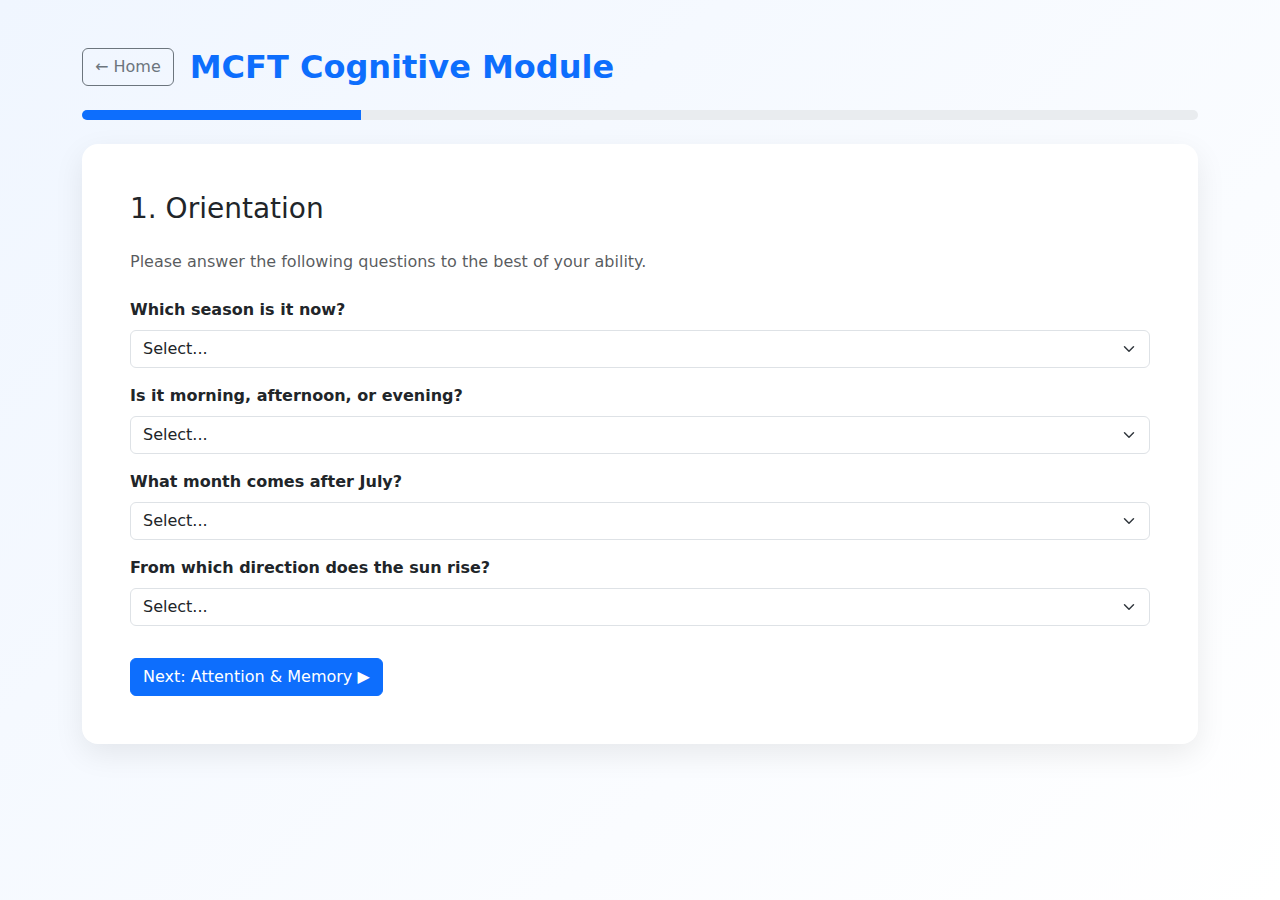
<file: Application/pages/mcft.html>
<!DOCTYPE html>
<html lang="en">

<head>
    <meta charset="utf-8" />
    <meta name="viewport" content="width=device-width, initial-scale=1" />
    <title>MCFT Module - Cognitive Screening</title>
    <link href="https://cdn.jsdelivr.net/npm/bootstrap@5.3.3/dist/css/bootstrap.min.css" rel="stylesheet">
    <link rel="stylesheet" href="https://cdn.jsdelivr.net/npm/bootstrap-icons@1.11.3/font/bootstrap-icons.min.css">
    <style>
        :root {
            --brand: #0d6efd;
        }

        body {
            background: linear-gradient(135deg, #f0f6ff 0%, #fff 100%);
            min-height: 100vh;
            font-family: 'Segoe UI', system-ui, sans-serif;
        }

        .card {
            border: none;
            border-radius: 1rem;
            box-shadow: 0 10px 30px rgba(0, 0, 0, .08);
        }

        .step-section {
            display: none;
        }

        .step-section.active {
            display: block;
            animation: fadeIn 0.4s ease;
        }

        @keyframes fadeIn {
            from {
                opacity: 0;
                transform: translateY(10px);
            }

            to {
                opacity: 1;
                transform: translateY(0);
            }
        }

        .img-obj {
            max-height: 200px;
            object-fit: contain;
            border-radius: 8px;
            border: 1px solid #dee2e6;
            padding: 1rem;
            background: #fff;
        }

        canvas {
            border: 2px dashed #0d6efd;
            border-radius: 8px;
            background: #fff;
            cursor: crosshair;
            touch-action: none;
            width: 100%;
            height: 300px;
            max-width: 100%;
        }

        .sequence-btn {
            width: 80px;
            height: 80px;
            border-radius: 50%;
            border: 4px solid rgba(0, 0, 0, 0.1);
            transition: all 0.1s;
        }

        .sequence-btn.active {
            transform: scale(0.95);
            filter: brightness(1.2);
            box-shadow: 0 0 20px currentColor;
        }
    </style>
</head>

<body>
    <div class="container py-5">
        <div class="d-flex align-items-center gap-3 mb-4">
            <a href="index.html" class="btn btn-outline-secondary">← Home</a>
            <h2 class="mb-0 fw-bold text-primary">MCFT Cognitive Module</h2>
        </div>

        <!-- Progress -->
        <div class="progress mb-4" style="height: 10px;">
            <div id="progressBar" class="progress-bar" role="progressbar" style="width: 25%"></div>
        </div>

        <div class="card p-4 p-md-5">

            <!-- Task 1: Orientation -->
            <div id="step1" class="step-section active">
                <h3 class="mb-4">1. Orientation</h3>
                <p class="text-muted mb-4">Please answer the following questions to the best of your ability.</p>

                <!-- Season -->
                <div class="mb-3">
                    <label class="form-label fw-bold">Which season is it now?</label>
                    <select class="form-select" id="q_season">
                        <option value="">Select...</option>
                        <option value="summer">Summer</option>
                        <option value="autumn">Autumn</option>
                        <option value="winter">Winter</option>
                        <option value="spring">Spring</option>
                    </select>
                </div>

                <!-- Time of Day -->
                <div class="mb-3">
                    <label class="form-label fw-bold">Is it morning, afternoon, or evening?</label>
                    <select class="form-select" id="q_time_day">
                        <option value="">Select...</option>
                        <option value="morning">Morning</option>
                        <option value="afternoon">Afternoon</option>
                        <option value="evening">Evening</option>
                    </select>
                </div>

                <!-- Month After July -->
                <div class="mb-3">
                    <label class="form-label fw-bold">What month comes after July?</label>
                    <select class="form-select" id="q_month">
                        <option value="">Select...</option>
                        <option value="june">June</option>
                        <option value="august">August</option>
                        <option value="november">November</option>
                    </select>
                </div>

                <!-- Sun Direction -->
                <div class="mb-3">
                    <label class="form-label fw-bold">From which direction does the sun rise?</label>
                    <select class="form-select" id="q_sun">
                        <option value="">Select...</option>
                        <option value="north">North</option>
                        <option value="south">South</option>
                        <option value="east">East</option>
                        <option value="west">West</option>
                    </select>
                </div>

                <button class="btn btn-primary mt-3" onclick="nextStep(2)">
                    Next: Attention & Memory ▶
                </button>
            </div>

            <!-- Task 2: Sequence Game -->
            <div id="step2" class="step-section">
                <h3 class="mb-4">2. Attention & Working Memory</h3>
                <p class="mb-3">Watch the sequence of lights, then tap the buttons in the same order.</p>

                <div class="text-center mb-4">
                    <div class="d-flex justify-content-center gap-3 mb-3">
                        <div id="btn-red" class="sequence-btn" style="background-color: #ef4444; color: #ef4444;"
                            onclick="handleSeqInput('red')"></div>
                        <div id="btn-blue" class="sequence-btn" style="background-color: #3b82f6; color: #3b82f6;"
                            onclick="handleSeqInput('blue')"></div>
                    </div>
                    <div class="d-flex justify-content-center gap-3">
                        <div id="btn-green" class="sequence-btn" style="background-color: #22c55e; color: #22c55e;"
                            onclick="handleSeqInput('green')"></div>
                        <div id="btn-yellow" class="sequence-btn" style="background-color: #eab308; color: #eab308;"
                            onclick="handleSeqInput('yellow')"></div>
                    </div>
                </div>

                <div class="text-center">
                    <button id="startSeqBtn" class="btn btn-lg btn-dark mb-3" onclick="startSequenceGame()">▶ Start
                        Sequence</button>
                    <div id="seqStatus" class="fw-bold text-muted">Press Start to begin.</div>
                </div>

                <button class="btn btn-primary mt-4" id="btnNext2" disabled onclick="nextStep(3)">Next: Object Naming
                    ▶</button>
            </div>

            <!-- Task 3: Object Naming -->
            <div id="step3" class="step-section">
                <h3 class="mb-4">3. Object Naming</h3>
                <p class="text-muted mb-4">Please type the name of each object shown below.</p>

                <div class="row g-4">
                    <div class="col-md-4 text-center">
                        <img src="../images/mcft_apple.png" class="img-obj mb-2" alt="Object 1">
                        <input type="text" class="form-control" id="obj1_name" placeholder="What is this?">
                    </div>
                    <div class="col-md-4 text-center">
                        <img src="../images/mcft_bicycle.png" class="img-obj mb-2" alt="Object 2">
                        <input type="text" class="form-control" id="obj2_name" placeholder="What is this?">
                    </div>
                    <div class="col-md-4 text-center">
                        <img src="../images/mcft_telephone.png" class="img-obj mb-2" alt="Object 3">
                        <input type="text" class="form-control" id="obj3_name" placeholder="What is this?">
                    </div>
                </div>

                <button class="btn btn-primary mt-4" onclick="nextStep(4)">Next: Picture Description ▶</button>
            </div>

            <!-- Task 4: Picture Description & Copying -->
            <div id="step4" class="step-section">
                <h3 class="mb-4">4. Picture Description & Copying</h3>

                <div class="row">
                    <div class="col-md-5">
                        <div class="p-3 bg-light rounded border text-center mb-3">
                            <h5 class="fw-bold mb-3">Target Image</h5>
                            <img src="../images/mcft_house_tree.png" class="img-fluid" alt="House and Tree"
                                style="max-height: 300px;">
                        </div>
                        <div class="mb-3">
                            <label class="form-label fw-bold">Describe the image above in one sentence:</label>
                            <textarea class="form-control" id="q_desc" rows="3"></textarea>
                        </div>
                    </div>

                    <div class="col-md-7">
                        <h5 class="fw-bold mb-2">Copy the image here:</h5>
                        <!-- <canvas id="drawingBoard" width="500" height="400"></canvas> -->
                        <canvas id="drawingBoard"></canvas>
                        <div class="d-flex gap-2 mt-2">
                            <button class="btn btn-sm btn-outline-secondary" onclick="clearCanvas()">Clear
                                Canvas</button>
                        </div>
                    </div>
                </div>

                <button class="btn btn-success mt-4 w-100 py-3 fw-bold" onclick="finishTest()">✅ Submit Test</button>
            </div>

            <!-- Results -->
            <div id="stepResults" class="step-section text-center">
                <div class="display-1 text-success mb-3">✅</div>
                <h2 class="mb-3">Test Completed</h2>
                <p class="lead text-muted">Thank you for completing the MCFT module.</p>
                <button class="btn btn-primary" onclick="window.location.href='index.html'">Return to Home</button>
            </div>

        </div>
    </div>

    <script>
        // --- Navigation Logic ---
        function nextStep(step) {
            document.querySelectorAll('.step-section').forEach(el => el.classList.remove('active'));
            document.getElementById('step' + step).classList.add('active');
            document.getElementById('progressBar').style.width = (step * 25) + '%';
            if (step === 4) initCanvas();
        }

        // --- MCFT Report Logic ---
        function finishTest() {
            // 1. Orientation Scoring
            const season = (document.getElementById('q_season').value || '').toLowerCase();
            const timeDay = document.getElementById('q_time_day').value;
            const month = (document.getElementById('q_month').value || '').toLowerCase();
            const sun = document.getElementById('q_sun').value;

            let orientScore = 0;
            if (['summer', 'winter', 'spring', 'fall', 'autumn'].some(s => season.includes(s))) orientScore++;
            if (timeDay) orientScore++;
            if (month === 'august') orientScore++;
            if (sun === 'east') orientScore++;

            // 2. Sequence (already tracked in logic, mocking result if skipped)
            // const seqScore = 4;
            let seqScore = 0;
            for (let i = 0; i < sequence.length; i++) {
                if (playerSeq[i] === sequence[i]) {
                    seqScore++;
                }
            }

            // 3. Object Naming
            const o1 = (document.getElementById('obj1_name').value || '').toLowerCase();
            const o2 = (document.getElementById('obj2_name').value || '').toLowerCase();
            const o3 = (document.getElementById('obj3_name').value || '').toLowerCase();

            let namingScore = 0;
            if (o1.includes('apple') || o1.includes('fruit')) namingScore++;
            if (o2.includes('bi') || o2.includes('cycle') || o2.includes('bike')) namingScore++;
            if (o3.includes('phone') || o3.includes('call')) namingScore++;

            // 4. Copying & Desc (Mock AI)
            const copyScore = Math.floor(Math.random() * (10 - 7) + 7); // 7-10
            const descScore = 5;

            const total = orientScore + seqScore + namingScore + copyScore + descScore; // Max approx 26

            const result = {
                timestamp: new Date().toISOString(),
                scores: {
                    orientation: orientScore,
                    sequence: seqScore,
                    naming: namingScore,
                    copying: copyScore,
                    description: descScore,
                    total: total
                },
                details: {
                    season: season,
                    month: month,
                    objects: [o1, o2, o3]
                }
            };

            // Save to Session Storage
            sessionStorage.setItem('mcft_data', JSON.stringify(result));

            // UI Feedback
            const resDiv = document.getElementById('step4');
            resDiv.innerHTML = `
                <div class="text-center p-5">
                    <div class="spinner-border text-primary mb-3" role="status"></div>
                    <h2 class="h4">Finalizing Assessment...</h2>
                    <p class="text-muted">Compiling data from all modules.</p>
                </div>
            `;

            // Redirect to Consolidated Report
            setTimeout(() => {
                window.location.href = 'report.html';
            }, 2000);
        }

        // --- Sequence Game Logic ---
        let sequence = [];
        let playerSeq = [];
        let allowInput = false;

        function startSequenceGame() {
            sequence = [];
            playerSeq = [];
            document.getElementById('startSeqBtn').disabled = true;
            document.getElementById('seqStatus').innerText = "Watch the sequence...";

            // Generate 4 steps
            const colors = ['red', 'blue', 'green', 'yellow'];
            for (let i = 0; i < 4; i++) {
                sequence.push(colors[Math.floor(Math.random() * 4)]);
            }
            playSequence(0);
        }

        function playSequence(idx) {
            if (idx >= sequence.length) {
                allowInput = true;
                document.getElementById('seqStatus').innerText = "Your turn! Repeat the sequence.";
                return;
            }
            const color = sequence[idx];
            const btn = document.getElementById('btn-' + color);
            btn.classList.add('active');
            setTimeout(() => {
                btn.classList.remove('active');
                setTimeout(() => playSequence(idx + 1), 300);
            }, 500);
        }

        // function handleSeqInput(color) {
        //     if (!allowInput) return;

        //     // Flash feedback
        //     const btn = document.getElementById('btn-' + color);
        //     btn.classList.add('active');
        //     setTimeout(() => btn.classList.remove('active'), 200);

        //     playerSeq.push(color);

        //     // Check correctness so far
        //     const currentIdx = playerSeq.length - 1;
        //     if (playerSeq[currentIdx] !== sequence[currentIdx]) {
        //         document.getElementById('seqStatus').innerText = "Incorrect! Try again.";
        //         document.getElementById('startSeqBtn').disabled = false;
        //         allowInput = false;
        //         return;
        //     }

        //     if (playerSeq.length === sequence.length) {
        //         document.getElementById('seqStatus').innerText = "Correct! Well done.";
        //         document.getElementById('btnNext2').disabled = false;
        //         allowInput = false;
        //     }
        // }

        function handleSeqInput(color) {
            if (!allowInput) return;

            // Visual feedback only
            const btn = document.getElementById('btn-' + color);
            btn.classList.add('active');
            setTimeout(() => btn.classList.remove('active'), 200);

            playerSeq.push(color);

            // If sequence completed, allow next step
            if (playerSeq.length === sequence.length) {
                allowInput = false;

                document.getElementById('seqStatus').innerText = 
                    "Sequence recorded. You may proceed.";

                document.getElementById('btnNext2').disabled = false;
            }
        }

        // --- Canvas Logic ---
        let canvas, ctx;
        let drawing = false;

        function initCanvas() {
            canvas = document.getElementById('drawingBoard');
            ctx = canvas.getContext('2d');

            const rect = canvas.getBoundingClientRect();
            const dpr = window.devicePixelRatio || 1;
            // canvas.width = rect.width;
            // canvas.height = rect.height;
            canvas.width = rect.width * dpr;
            canvas.height = rect.height * dpr;

            ctx.scale(dpr, dpr);

            ctx.strokeStyle = "#000";
            ctx.lineWidth = 3;
            ctx.lineCap = 'round';

            // Mouse events
            canvas.addEventListener('mousedown', startDraw);
            canvas.addEventListener('mousemove', draw);
            canvas.addEventListener('mouseup', endDraw);
            canvas.addEventListener('mouseout', endDraw);

            // Touch events
            // canvas.addEventListener('touchstart', (e) => {
            //     const touch = e.touches[0];
            //     const mouseEvent = new MouseEvent("mousedown", {
            //         clientX: touch.clientX,
            //         clientY: touch.clientY
            //     });
            //     canvas.dispatchEvent(mouseEvent);
            // });
            // ... (simplified touch handling for demo)

            // Modified Touch events
            canvas.addEventListener('touchstart', startTouch, { passive: false });
            canvas.addEventListener('touchmove', moveTouch, { passive: false });
            canvas.addEventListener('touchend', endDraw);
        }

        function getPos(e) {
            const rect = canvas.getBoundingClientRect();
            return {
                x: e.clientX - rect.left,
                y: e.clientY - rect.top
            };
        }

        // function startDraw(e) {
        //     drawing = true;
        //     draw(e);
        // }

        // function draw(e) {
        //     if (!drawing) return;
        //     const pos = getPos(e);
        //     ctx.lineTo(pos.x, pos.y);
        //     ctx.stroke();
        //     ctx.beginPath();
        //     ctx.moveTo(pos.x, pos.y);
        // }

        // function endDraw() {
        //     drawing = false;
        //     ctx.beginPath();
        // }

        // Desktop Drawing
        function startDraw(e) {
            drawing = true;
            ctx.beginPath();
            const pos = getPos(e);
            ctx.moveTo(pos.x, pos.y);
        }

        function draw(e) {
            if (!drawing) return;
            const pos = getPos(e);
            ctx.lineTo(pos.x, pos.y);
            ctx.stroke();
        }

        function endDraw() {
            drawing = false;
            ctx.beginPath();
        }

        // Mobile Drawing
        function startTouch(e) {
            e.preventDefault();
            const touch = e.touches[0];
            startDraw(touch);
        }

        function moveTouch(e) {
            e.preventDefault();
            const touch = e.touches[0];
            draw(touch);
        }

        function clearCanvas() {
            ctx.clearRect(0, 0, canvas.width, canvas.height);
        }
    </script>
</body>

</html>
</file>
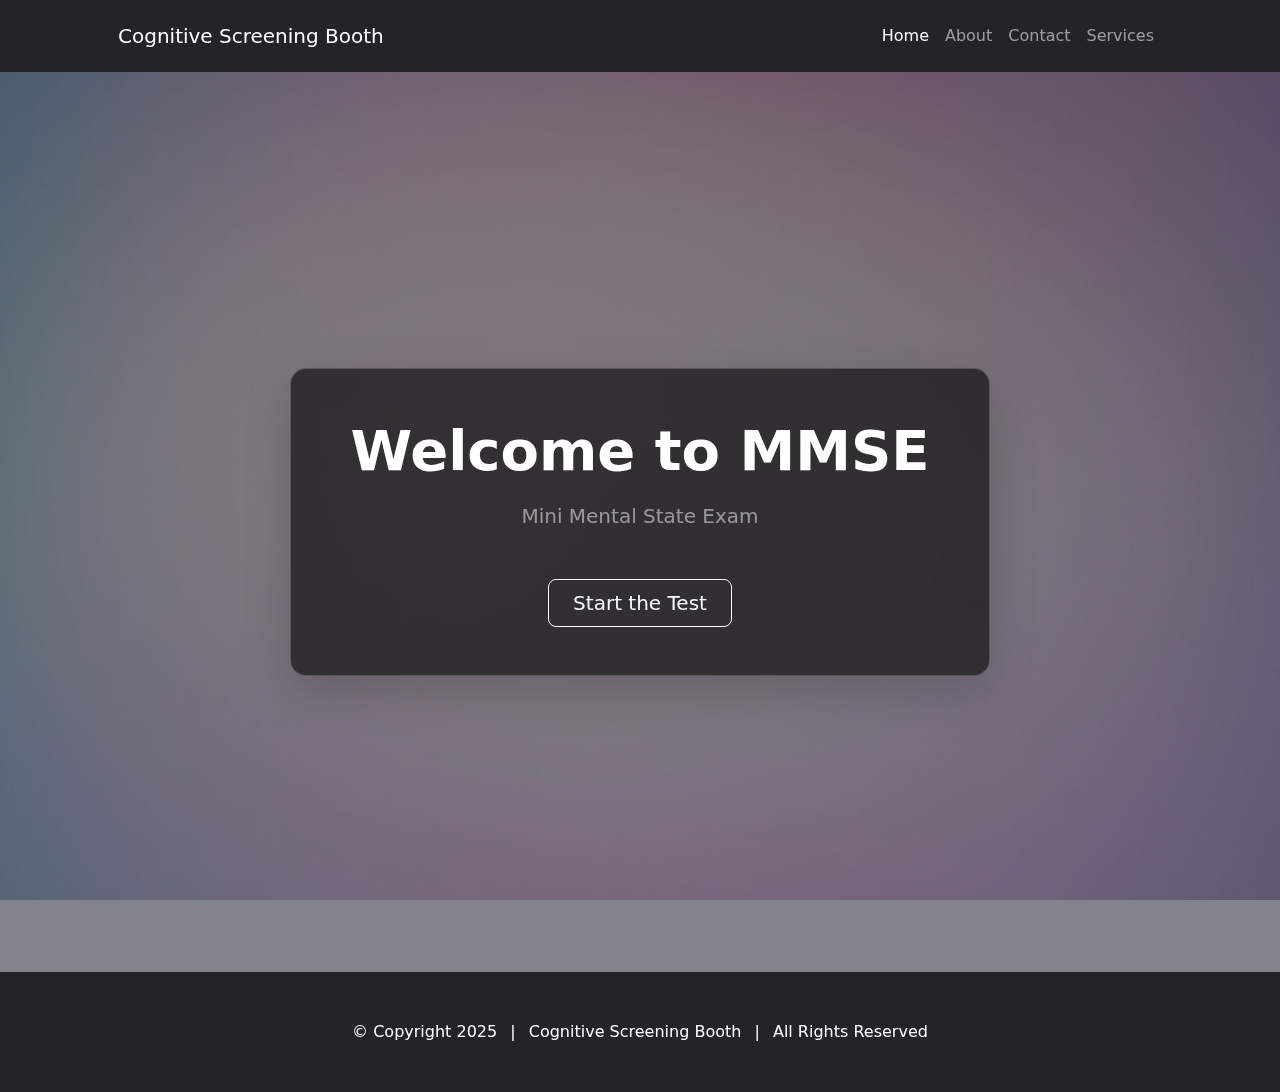
<file: Application/pages/mmse.html>
<!DOCTYPE html>
<html lang="en">
    <head>
        <meta charset="utf-8" />
        <meta name="viewport" content="width=device-width, initial-scale=1, shrink-to-fit=no" />
        <meta name="description" content="" />
        <meta name="author" content="" />
        <title>Cognitive Screening Booth</title>
        <!-- Favicon-->
        <link rel="icon" type="image/x-icon" href="../assets/favicon.ico" />
        <!-- Bootstrap icons-->
        <link href="https://cdn.jsdelivr.net/npm/bootstrap-icons@1.4.1/font/bootstrap-icons.css" rel="stylesheet" />
        <!-- Core theme CSS (includes Bootstrap)-->
        <link href="../css/styles.css" rel="stylesheet" />
    </head>
    <body>
        <!-- Responsive navbar-->
        <nav class="navbar navbar-expand-lg navbar-dark bg-dark py-3">
            <div class="container px-5">
                <a class="navbar-brand" href="index.html">Cognitive Screening Booth</a>
                <button class="navbar-toggler" type="button" data-bs-toggle="collapse" data-bs-target="#navbarSupportedContent" aria-controls="navbarSupportedContent" aria-expanded="false" aria-label="Toggle navigation"><span class="navbar-toggler-icon"></span></button>
                <div class="collapse navbar-collapse" id="navbarSupportedContent">
                    <ul class="navbar-nav ms-auto mb-2 mb-lg-0">
                        <li class="nav-item"><a class="nav-link active" aria-current="page" href="index.html">Home</a></li>
                        <li class="nav-item"><a class="nav-link" href="#!">About</a></li>
                        <li class="nav-item"><a class="nav-link" href="#!">Contact</a></li>
                        <li class="nav-item"><a class="nav-link" href="#!">Services</a></li>
                    </ul>
                </div>
            </div>
        </nav>
        <body>
            <!-- Background image -->
            <img src="../images/bg-1.jpg" alt="Background" style="position:fixed;top:0;left:0;width:100%;height:100%;object-fit:cover;z-index:-1;" />
            <main class="d-flex flex-column justify-content-center align-items-center text-center text-white min-vh-100" style="background: rgba(5,10,25,0.5);">
                <div class="container px-5">
                    <div class="box-container text-center text-white p-5 rounded-4 shadow-lg">
                        <h1 class="display-4 fw-bolder mb-3">Welcome to MMSE</h1>
                        <p class="lead text-white-50 mb-5">Mini Mental State Exam</p>
                        <div class="d-grid gap-3 d-sm-flex justify-content-sm-center">
                            <!-- Redirect to Test Link -->
                            <a class="btn btn-outline-light btn-lg px-4" href="#more">Start the Test</a>
                        </div>
                    </div>
                </div>
            </main>
        </body>        
        <!-- Footer-->
        <footer class="py-5 bg-dark">
            <div class="container px-5">
                <p class="m-0 text-center text-white">
                    <span class="px-2">&copy; Copyright 2025</span> |
                    <span class="px-2">Cognitive Screening Booth</span> |
                    <span class="px-2">All Rights Reserved</span>
                </p>
            </div>
        </footer>
        <!-- Bootstrap core JS-->
        <script src="https://cdn.jsdelivr.net/npm/bootstrap@5.2.3/dist/js/bootstrap.bundle.min.js"></script>
        <!-- Core theme JS-->
        <script src="../js/scripts.js"></script>
        <script src="https://cdn.startbootstrap.com/sb-forms-latest.js"></script>
    </body>
</html>
</file>
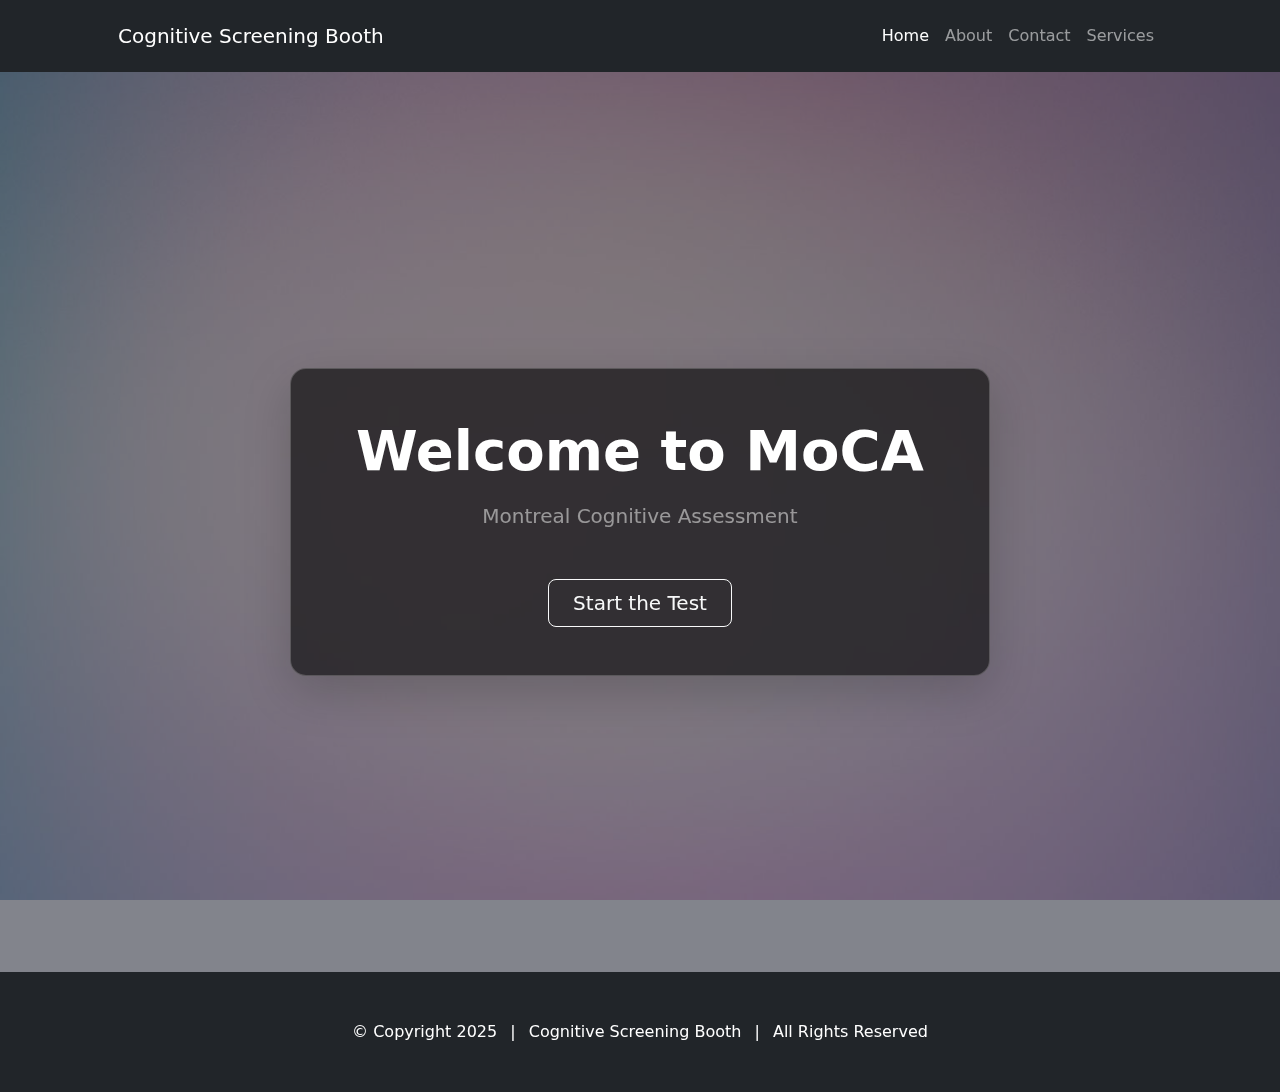
<file: Application/pages/moca.html>
<!DOCTYPE html>
<html lang="en">
    <head>
        <meta charset="utf-8" />
        <meta name="viewport" content="width=device-width, initial-scale=1, shrink-to-fit=no" />
        <meta name="description" content="" />
        <meta name="author" content="" />
        <title>Cognitive Screening Booth</title>
        <!-- Favicon-->
        <link rel="icon" type="image/x-icon" href="../assets/favicon.ico" />
        <!-- Bootstrap icons-->
        <link href="https://cdn.jsdelivr.net/npm/bootstrap-icons@1.4.1/font/bootstrap-icons.css" rel="stylesheet" />
        <!-- Core theme CSS (includes Bootstrap)-->
        <link href="../css/styles.css" rel="stylesheet" />
    </head>
    <body>
        <!-- Responsive navbar-->
        <nav class="navbar navbar-expand-lg navbar-dark bg-dark py-3">
            <div class="container px-5">
                <a class="navbar-brand" href="index.html">Cognitive Screening Booth</a>
                <button class="navbar-toggler" type="button" data-bs-toggle="collapse" data-bs-target="#navbarSupportedContent" aria-controls="navbarSupportedContent" aria-expanded="false" aria-label="Toggle navigation"><span class="navbar-toggler-icon"></span></button>
                <div class="collapse navbar-collapse" id="navbarSupportedContent">
                    <ul class="navbar-nav ms-auto mb-2 mb-lg-0">
                        <li class="nav-item"><a class="nav-link active" aria-current="page" href="index.html">Home</a></li>
                        <li class="nav-item"><a class="nav-link" href="#!">About</a></li>
                        <li class="nav-item"><a class="nav-link" href="#!">Contact</a></li>
                        <li class="nav-item"><a class="nav-link" href="#!">Services</a></li>
                    </ul>
                </div>
            </div>
        </nav>
        <body>
            <!-- Background image -->
            <img src="../images/bg-1.jpg" alt="Background" style="position:fixed;top:0;left:0;width:100%;height:100%;object-fit:cover;z-index:-1;" />
            <main class="d-flex flex-column justify-content-center align-items-center text-center text-white min-vh-100" style="background: rgba(5,10,25,0.5);">
                <div class="container px-5">
                    <div class="box-container text-center text-white p-5 rounded-4 shadow-lg">
                        <h1 class="display-4 fw-bolder mb-3">Welcome to MoCA</h1>
                        <p class="lead text-white-50 mb-5">Montreal Cognitive Assessment</p>
                        <div class="d-grid gap-3 d-sm-flex justify-content-sm-center">
                            <!-- Redirect to Test Link -->
                            <a class="btn btn-outline-light btn-lg px-4" href="#more">Start the Test</a>
                        </div>
                    </div>
                </div>
            </main>
        </body>        
        <!-- Footer-->
        <footer class="py-5 bg-dark">
            <div class="container px-5">
                <p class="m-0 text-center text-white">
                    <span class="px-2">&copy; Copyright 2025</span> |
                    <span class="px-2">Cognitive Screening Booth</span> |
                    <span class="px-2">All Rights Reserved</span>
                </p>
            </div>
        </footer>
        <!-- Bootstrap core JS-->
        <script src="https://cdn.jsdelivr.net/npm/bootstrap@5.2.3/dist/js/bootstrap.bundle.min.js"></script>
        <!-- Core theme JS-->
        <script src="../js/scripts.js"></script>
        <script src="https://cdn.startbootstrap.com/sb-forms-latest.js"></script>
    </body>
</html>
</file>
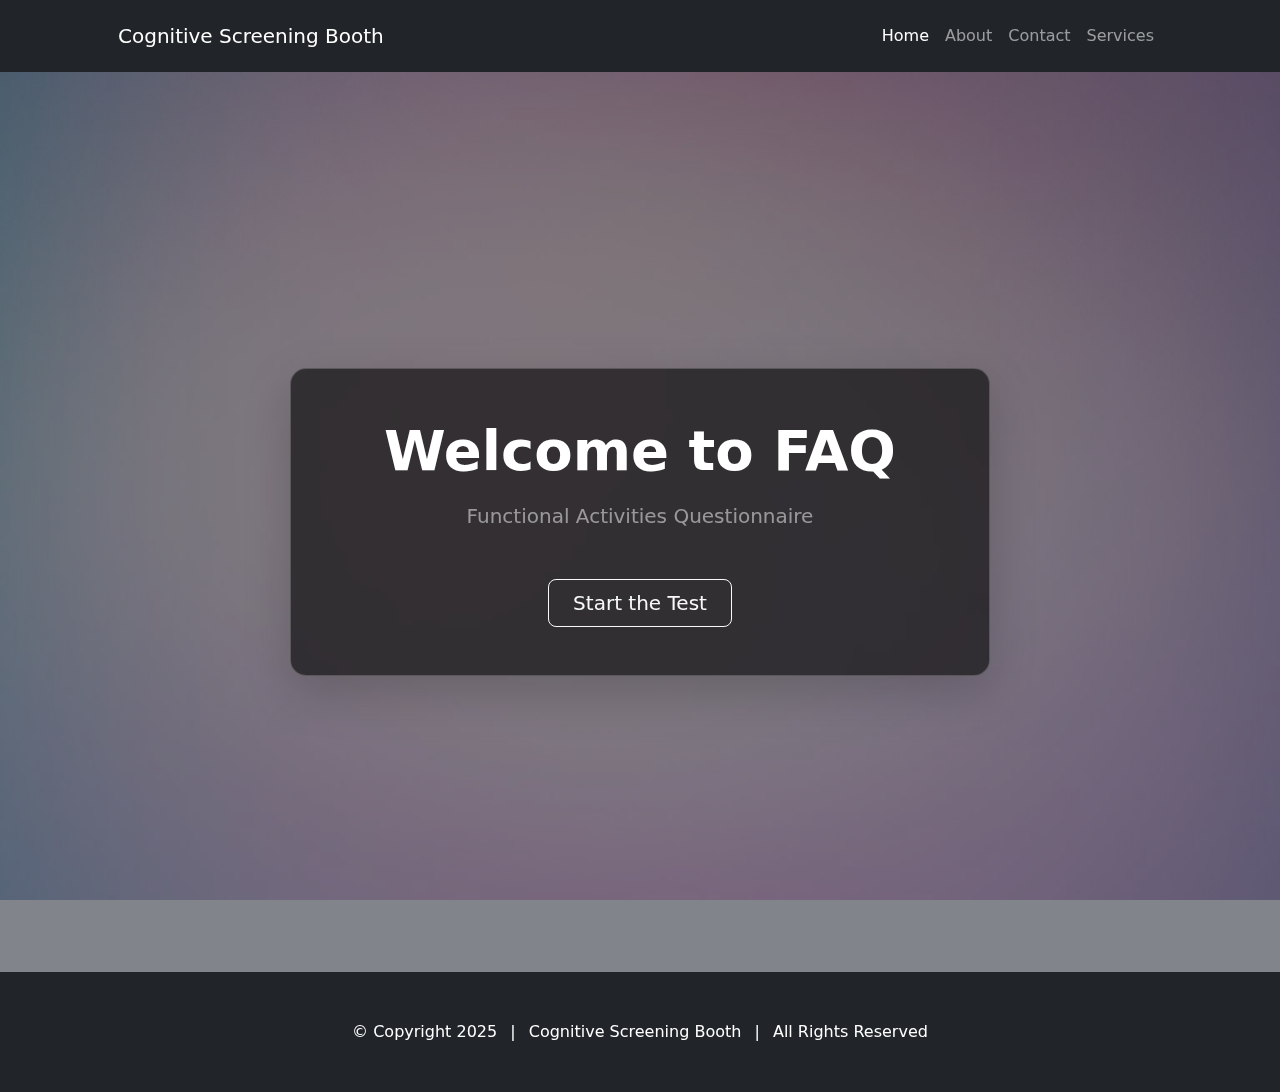
<file: UI/pages/faq.html>
<!DOCTYPE html>
<html lang="en">
    <head>
        <meta charset="utf-8" />
        <meta name="viewport" content="width=device-width, initial-scale=1, shrink-to-fit=no" />
        <meta name="description" content="" />
        <meta name="author" content="" />
        <title>Cognitive Screening Booth</title>
        <!-- Favicon-->
        <link rel="icon" type="image/x-icon" href="../assets/favicon.ico" />
        <!-- Bootstrap icons-->
        <link href="https://cdn.jsdelivr.net/npm/bootstrap-icons@1.4.1/font/bootstrap-icons.css" rel="stylesheet" />
        <!-- Core theme CSS (includes Bootstrap)-->
        <link href="../css/styles.css" rel="stylesheet" />
    </head>
    <body>
        <!-- Responsive navbar-->
        <nav class="navbar navbar-expand-lg navbar-dark bg-dark py-3">
            <div class="container px-5">
                <a class="navbar-brand" href="index.html">Cognitive Screening Booth</a>
                <button class="navbar-toggler" type="button" data-bs-toggle="collapse" data-bs-target="#navbarSupportedContent" aria-controls="navbarSupportedContent" aria-expanded="false" aria-label="Toggle navigation"><span class="navbar-toggler-icon"></span></button>
                <div class="collapse navbar-collapse" id="navbarSupportedContent">
                    <ul class="navbar-nav ms-auto mb-2 mb-lg-0">
                        <li class="nav-item"><a class="nav-link active" aria-current="page" href="index.html">Home</a></li>
                        <li class="nav-item"><a class="nav-link" href="#!">About</a></li>
                        <li class="nav-item"><a class="nav-link" href="#!">Contact</a></li>
                        <li class="nav-item"><a class="nav-link" href="#!">Services</a></li>
                    </ul>
                </div>
            </div>
        </nav>
        <body>
            <!-- Background image -->
            <img src="../images/bg-1.jpg" alt="Background" style="position:fixed;top:0;left:0;width:100%;height:100%;object-fit:cover;z-index:-1;" />
            <main class="d-flex flex-column justify-content-center align-items-center text-center text-white min-vh-100" style="background: rgba(5,10,25,0.5);">
                <div class="container px-5">
                    <div class="box-container text-center text-white p-5 rounded-4 shadow-lg">
                        <h1 class="display-4 fw-bolder mb-3">Welcome to FAQ</h1>
                        <p class="lead text-white-50 mb-5">Functional Activities Questionnaire</p>
                        <div class="d-grid gap-3 d-sm-flex justify-content-sm-center">
                            <!-- Redirect to Test Link -->
                            <a class="btn btn-outline-light btn-lg px-4" href="#more">Start the Test</a>
                        </div>
                    </div>
                </div>
            </main>
        </body>        
        <!-- Footer-->
        <footer class="py-5 bg-dark">
            <div class="container px-5">
                <p class="m-0 text-center text-white">
                    <span class="px-2">&copy; Copyright 2025</span> |
                    <span class="px-2">Cognitive Screening Booth</span> |
                    <span class="px-2">All Rights Reserved</span>
                </p>
            </div>
        </footer>
        <!-- Bootstrap core JS-->
        <script src="https://cdn.jsdelivr.net/npm/bootstrap@5.2.3/dist/js/bootstrap.bundle.min.js"></script>
        <!-- Core theme JS-->
        <script src="../js/scripts.js"></script>
        <script src="https://cdn.startbootstrap.com/sb-forms-latest.js"></script>
    </body>
</html>
</file>
